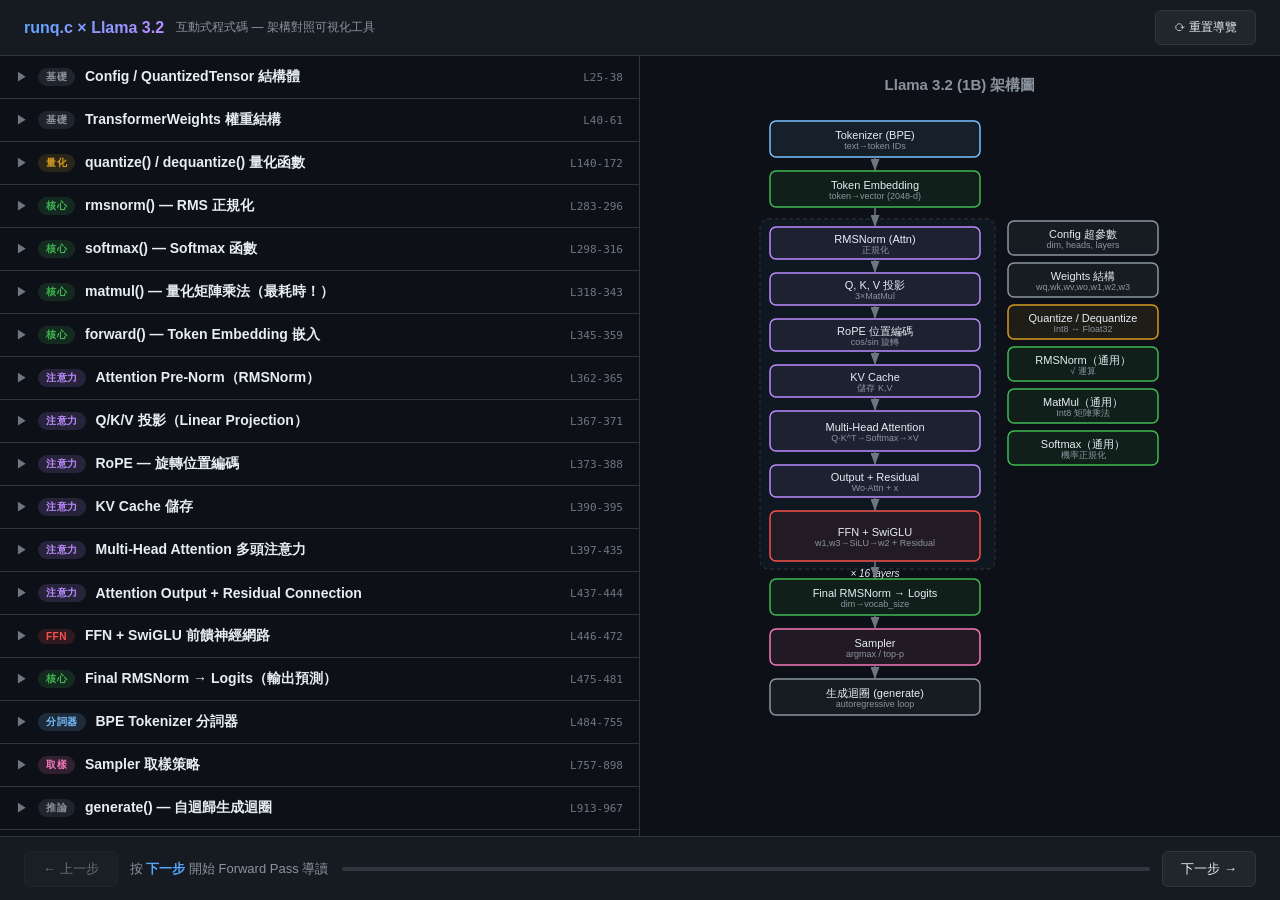
<file: transformer_llama_3_2/code_visualizer/index.html>
<!DOCTYPE html>
<html lang="zh-TW">
<head>
  <meta charset="UTF-8">
  <meta name="viewport" content="width=device-width, initial-scale=1.0">
  <title>runq.c × Llama 3.2 架構對照</title>
  <meta name="description" content="Interactive visualization mapping runq.c C code to Llama 3.2 Transformer architecture">
  <link rel="stylesheet" href="styles.css">
</head>
<body>
  <header class="app-header">
    <div style="display:flex;align-items:center;">
      <h1>runq.c × Llama 3.2</h1>
      <span class="subtitle">互動式程式碼 — 架構對照可視化工具</span>
    </div>
    <div style="display:flex;gap:8px;">
      <button class="nav-btn" onclick="resetTour()" style="font-size:12px;">⟳ 重置導覽</button>
    </div>
  </header>

  <div class="main-container">
    <!-- Left: Code Panel -->
    <div class="code-panel" id="code-panel">
      <!-- Rendered by JS -->
    </div>

    <!-- Right: Architecture Diagram -->
    <div class="arch-panel" id="arch-panel">
      <!-- Rendered by JS -->
    </div>
  </div>

  <!-- Bottom: Navigation Bar -->
  <div class="nav-bar">
    <button class="nav-btn" id="btn-prev" onclick="goStep(-1)" disabled>← 上一步</button>
    <span class="step-label" id="step-label">按 <strong>下一步</strong> 開始 Forward Pass 導讀</span>
    <div class="progress-bar">
      <div class="progress-fill" id="progress-fill" style="width:0%"></div>
    </div>
    <button class="nav-btn" id="btn-next" onclick="goStep(1)">下一步 →</button>
  </div>

  <script src="app.js"></script>
</body>
</html>
</file>
<file: transformer_llama_3_2/code_visualizer/styles.css>
/* ===== Global Reset & Theme ===== */
:root {
  --bg-primary: #0d1117;
  --bg-secondary: #161b22;
  --bg-tertiary: #1c2333;
  --bg-card: #21262d;
  --text-primary: #e6edf3;
  --text-secondary: #8b949e;
  --text-muted: #6e7681;
  --border: #30363d;
  --accent: #58a6ff;
  --accent-glow: rgba(88,166,255,0.25);
  --green: #3fb950;
  --orange: #d29922;
  --purple: #bc8cff;
  --red: #f85149;
  --cyan: #79c0ff;
  --pink: #f778ba;
  --yellow: #e3b341;
  --highlight-bg: rgba(88,166,255,0.12);
  --highlight-border: rgba(88,166,255,0.5);
  --code-keyword: #ff7b72;
  --code-type: #79c0ff;
  --code-string: #a5d6ff;
  --code-comment: #6e7681;
  --code-func: #d2a8ff;
  --code-num: #79c0ff;
}
* { margin:0; padding:0; box-sizing:border-box; }
body {
  font-family: 'Inter', -apple-system, sans-serif;
  background: var(--bg-primary);
  color: var(--text-primary);
  overflow: hidden;
  height: 100vh;
}
@import url('https://fonts.googleapis.com/css2?family=Inter:wght@400;500;600;700&family=JetBrains+Mono:wght@400;500&display=swap');

/* ===== Layout ===== */
.app-header {
  background: var(--bg-secondary);
  border-bottom: 1px solid var(--border);
  padding: 10px 24px;
  display: flex;
  align-items: center;
  justify-content: space-between;
  height: 56px;
  z-index: 100;
}
.app-header h1 {
  font-size: 16px;
  font-weight: 600;
  background: linear-gradient(135deg, var(--accent), var(--purple));
  -webkit-background-clip: text;
  -webkit-text-fill-color: transparent;
}
.app-header .subtitle {
  font-size: 12px;
  color: var(--text-secondary);
  margin-left: 12px;
}
.main-container {
  display: flex;
  height: calc(100vh - 56px - 64px);
}

/* ===== Left Panel (Code) ===== */
.code-panel {
  width: 50%;
  overflow-y: auto;
  border-right: 1px solid var(--border);
  background: var(--bg-primary);
  scrollbar-width: thin;
  scrollbar-color: var(--border) transparent;
}
.code-panel::-webkit-scrollbar { width: 6px; }
.code-panel::-webkit-scrollbar-thumb { background: var(--border); border-radius: 3px; }

.code-section {
  border-bottom: 1px solid var(--border);
  transition: all 0.3s ease;
}
.code-section.active, .code-section:hover {
  background: var(--highlight-bg);
}
.code-section.active {
  border-left: 3px solid var(--accent);
}
.section-header {
  padding: 12px 16px;
  cursor: pointer;
  display: flex;
  align-items: center;
  gap: 10px;
  user-select: none;
}
.section-header:hover { background: rgba(255,255,255,0.03); }
.section-tag {
  font-size: 10px;
  font-weight: 600;
  padding: 2px 8px;
  border-radius: 10px;
  text-transform: uppercase;
  letter-spacing: 0.5px;
  white-space: nowrap;
}
.tag-core { background: rgba(63,185,80,0.15); color: var(--green); }
.tag-quant { background: rgba(210,153,34,0.15); color: var(--orange); }
.tag-attn { background: rgba(188,140,255,0.15); color: var(--purple); }
.tag-ffn { background: rgba(248,81,73,0.15); color: var(--red); }
.tag-token { background: rgba(121,192,255,0.15); color: var(--cyan); }
.tag-sample { background: rgba(247,120,186,0.15); color: var(--pink); }
.tag-infra { background: rgba(139,148,158,0.15); color: var(--text-secondary); }

.section-title {
  font-size: 14px;
  font-weight: 600;
  flex: 1;
}
.section-lines {
  font-size: 11px;
  color: var(--text-muted);
  font-family: 'JetBrains Mono', monospace;
}
.section-toggle {
  color: var(--text-muted);
  font-size: 12px;
  transition: transform 0.2s;
}
.code-section.open .section-toggle { transform: rotate(90deg); }

.section-body { display: none; padding: 0 16px 12px; }
.code-section.open .section-body { display: block; }

.section-desc {
  font-size: 13px;
  color: var(--text-secondary);
  line-height: 1.7;
  padding: 8px 12px;
  background: var(--bg-tertiary);
  border-radius: 6px;
  margin-bottom: 10px;
  border-left: 3px solid var(--accent);
}
.section-desc .c-tip {
  color: var(--cyan);
  font-weight: 500;
}

pre.code-block {
  font-family: 'JetBrains Mono', monospace;
  font-size: 12px;
  line-height: 1.6;
  background: var(--bg-secondary);
  border: 1px solid var(--border);
  border-radius: 6px;
  padding: 12px;
  overflow-x: auto;
  white-space: pre;
  tab-size: 4;
}

/* ===== Right Panel (Architecture) ===== */
.arch-panel {
  width: 50%;
  overflow-y: auto;
  background: var(--bg-primary);
  padding: 20px;
  display: flex;
  flex-direction: column;
  align-items: center;
  scrollbar-width: thin;
  scrollbar-color: var(--border) transparent;
}
.arch-panel::-webkit-scrollbar { width: 6px; }
.arch-panel::-webkit-scrollbar-thumb { background: var(--border); border-radius: 3px; }

.arch-title {
  font-size: 15px;
  font-weight: 600;
  color: var(--text-secondary);
  margin-bottom: 16px;
  text-align: center;
}

svg.arch-diagram {
  width: 100%;
  max-width: 420px;
}
svg.arch-diagram .block {
  cursor: pointer;
  transition: all 0.3s ease;
}
svg.arch-diagram .block:hover rect,
svg.arch-diagram .block.active rect {
  stroke-width: 2.5;
  filter: drop-shadow(0 0 8px var(--accent-glow));
}
svg.arch-diagram .block.active rect {
  stroke: var(--accent);
}
svg.arch-diagram text {
  font-family: 'Inter', sans-serif;
  fill: var(--text-primary);
  pointer-events: none;
}
svg.arch-diagram .arrow {
  stroke: var(--text-muted);
  stroke-width: 1.5;
  fill: none;
  marker-end: url(#arrowhead);
}
svg.arch-diagram .label-text {
  font-size: 11px;
  fill: var(--text-primary);
  text-anchor: middle;
  dominant-baseline: central;
}
svg.arch-diagram .label-sub {
  font-size: 9px;
  fill: var(--text-secondary);
  text-anchor: middle;
}
svg.arch-diagram .layer-bracket {
  stroke: var(--border);
  stroke-width: 1;
  stroke-dasharray: 4 3;
  fill: rgba(88,166,255,0.04);
  rx: 8;
}

/* ===== Bottom Navigation Bar ===== */
.nav-bar {
  height: 64px;
  background: var(--bg-secondary);
  border-top: 1px solid var(--border);
  display: flex;
  align-items: center;
  padding: 0 24px;
  gap: 12px;
}
.nav-bar .step-label {
  font-size: 13px;
  color: var(--text-secondary);
  min-width: 200px;
}
.nav-bar .step-label strong {
  color: var(--accent);
}
.nav-btn {
  background: var(--bg-card);
  border: 1px solid var(--border);
  color: var(--text-primary);
  padding: 8px 18px;
  border-radius: 6px;
  cursor: pointer;
  font-size: 13px;
  font-weight: 500;
  transition: all 0.2s;
}
.nav-btn:hover { background: var(--accent); color: #fff; border-color: var(--accent); }
.nav-btn:disabled { opacity: 0.4; cursor: not-allowed; }
.nav-btn:disabled:hover { background: var(--bg-card); color: var(--text-primary); border-color: var(--border); }

.progress-bar {
  flex: 1;
  height: 4px;
  background: var(--border);
  border-radius: 2px;
  overflow: hidden;
}
.progress-fill {
  height: 100%;
  background: linear-gradient(90deg, var(--accent), var(--purple));
  border-radius: 2px;
  transition: width 0.4s ease;
}

/* ===== Info Tooltip ===== */
.tooltip {
  position: fixed;
  background: var(--bg-card);
  border: 1px solid var(--border);
  border-radius: 8px;
  padding: 10px 14px;
  font-size: 12px;
  color: var(--text-primary);
  max-width: 280px;
  z-index: 999;
  pointer-events: none;
  opacity: 0;
  transition: opacity 0.2s;
  box-shadow: 0 4px 16px rgba(0,0,0,0.4);
}
.tooltip.visible { opacity: 1; }
</file>
